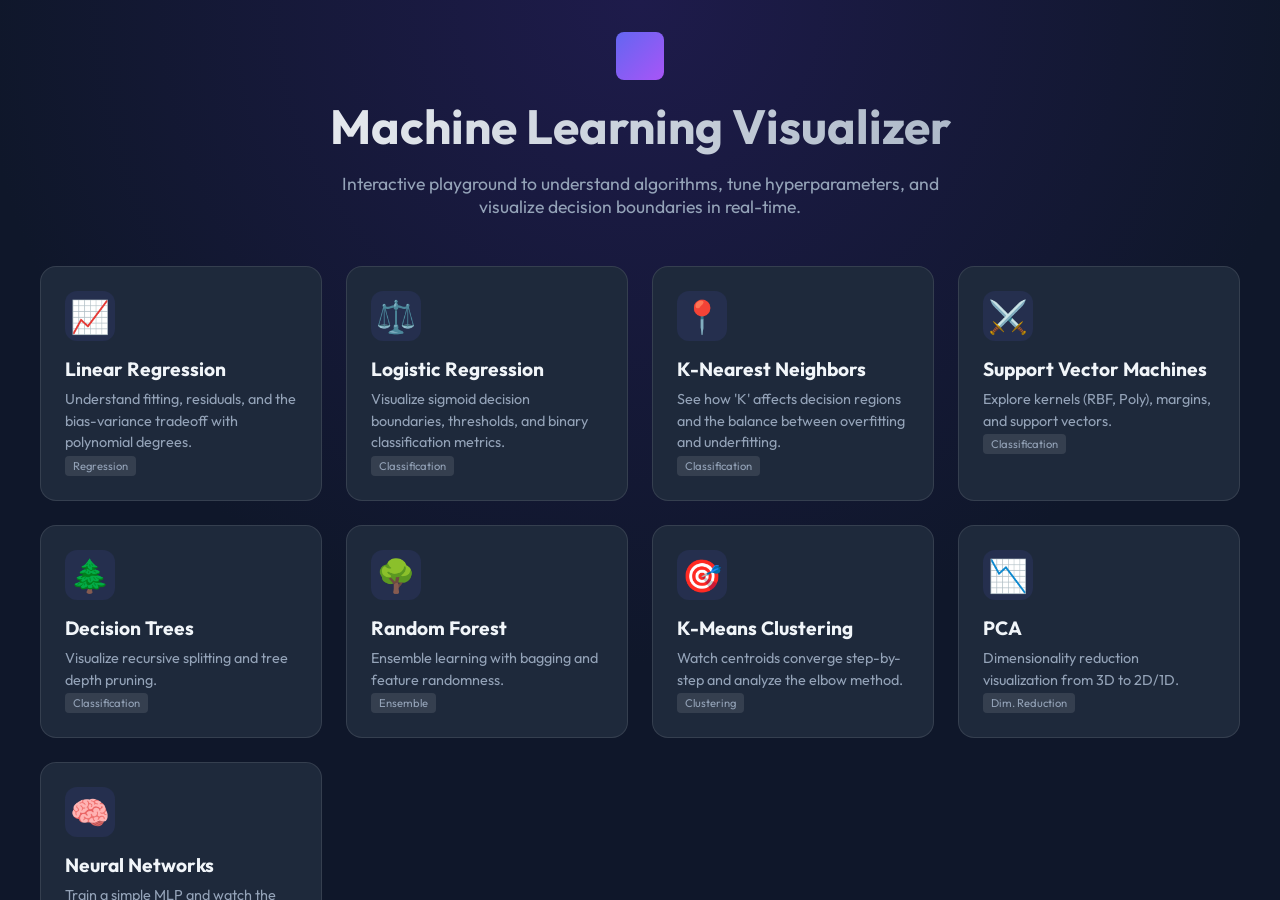
<file: index.html>
<!DOCTYPE html>
<html lang="en">

<head>
    <meta charset="UTF-8">
    <meta name="viewport" content="width=device-width, initial-scale=1.0">
    <title>ML Visualizer - Interactive Learning</title>
    <link rel="preconnect" href="https://fonts.googleapis.com">
    <link rel="preconnect" href="https://fonts.gstatic.com" crossorigin>
    <link href="https://fonts.googleapis.com/css2?family=Outfit:wght@300;400;500;600;700&display=swap" rel="stylesheet">
    <link rel="stylesheet" href="style.css">
</head>

<body>
    <div class="home-container">
        <div class="hero-section">
            <div class="logo" style="justify-content: center; margin-bottom: 1rem;">
                <div class="logo-icon" style="width: 48px; height: 48px;"></div>
            </div>
            <h1>Machine Learning Visualizer</h1>
            <p>Interactive playground to understand algorithms, tune hyperparameters, and visualize decision boundaries
                in real-time.</p>
        </div>

        <div class="algo-grid">
            <!-- Supervised: Regression -->
            <a href="pages/linear.html" class="algo-card">
                <div class="card-icon">📈</div>
                <div class="card-content">
                    <h3>Linear Regression</h3>
                    <p>Understand fitting, residuals, and the bias-variance tradeoff with polynomial degrees.</p>
                    <span class="tag">Regression</span>
                </div>
            </a>

            <!-- Supervised: Classification -->
            <a href="pages/logistic.html" class="algo-card">
                <div class="card-icon">⚖️</div>
                <div class="card-content">
                    <h3>Logistic Regression</h3>
                    <p>Visualize sigmoid decision boundaries, thresholds, and binary classification metrics.</p>
                    <span class="tag">Classification</span>
                </div>
            </a>

            <a href="pages/knn.html" class="algo-card">
                <div class="card-icon">📍</div>
                <div class="card-content">
                    <h3>K-Nearest Neighbors</h3>
                    <p>See how 'K' affects decision regions and the balance between overfitting and underfitting.</p>
                    <span class="tag">Classification</span>
                </div>
            </a>

            <a href="pages/svm.html" class="algo-card">
                <div class="card-icon">⚔️</div>
                <div class="card-content">
                    <h3>Support Vector Machines</h3>
                    <p>Explore kernels (RBF, Poly), margins, and support vectors.</p>
                    <span class="tag">Classification</span>
                </div>
            </a>

            <a href="pages/decision_tree.html" class="algo-card">
                <div class="card-icon">🌲</div>
                <div class="card-content">
                    <h3>Decision Trees</h3>
                    <p>Visualize recursive splitting and tree depth pruning.</p>
                    <span class="tag">Classification</span>
                </div>
            </a>

            <a href="pages/random_forest.html" class="algo-card">
                <div class="card-icon">🌳</div>
                <div class="card-content">
                    <h3>Random Forest</h3>
                    <p>Ensemble learning with bagging and feature randomness.</p>
                    <span class="tag">Ensemble</span>
                </div>
            </a>

            <!-- Unsupervised -->
            <a href="pages/kmeans.html" class="algo-card">
                <div class="card-icon">🎯</div>
                <div class="card-content">
                    <h3>K-Means Clustering</h3>
                    <p>Watch centroids converge step-by-step and analyze the elbow method.</p>
                    <span class="tag">Clustering</span>
                </div>
            </a>

            <a href="pages/pca.html" class="algo-card">
                <div class="card-icon">📉</div>
                <div class="card-content">
                    <h3>PCA</h3>
                    <p>Dimensionality reduction visualization from 3D to 2D/1D.</p>
                    <span class="tag">Dim. Reduction</span>
                </div>
            </a>

            <!-- Deep Learning -->
            <a href="pages/neural_net.html" class="algo-card">
                <div class="card-icon">🧠</div>
                <div class="card-content">
                    <h3>Neural Networks</h3>
                    <p>Train a simple MLP and watch the loss curve and decision boundary evolve.</p>
                    <span class="tag">Deep Learning</span>
                </div>
            </a>
        </div>
    </div>
</body>

</html>
</file>
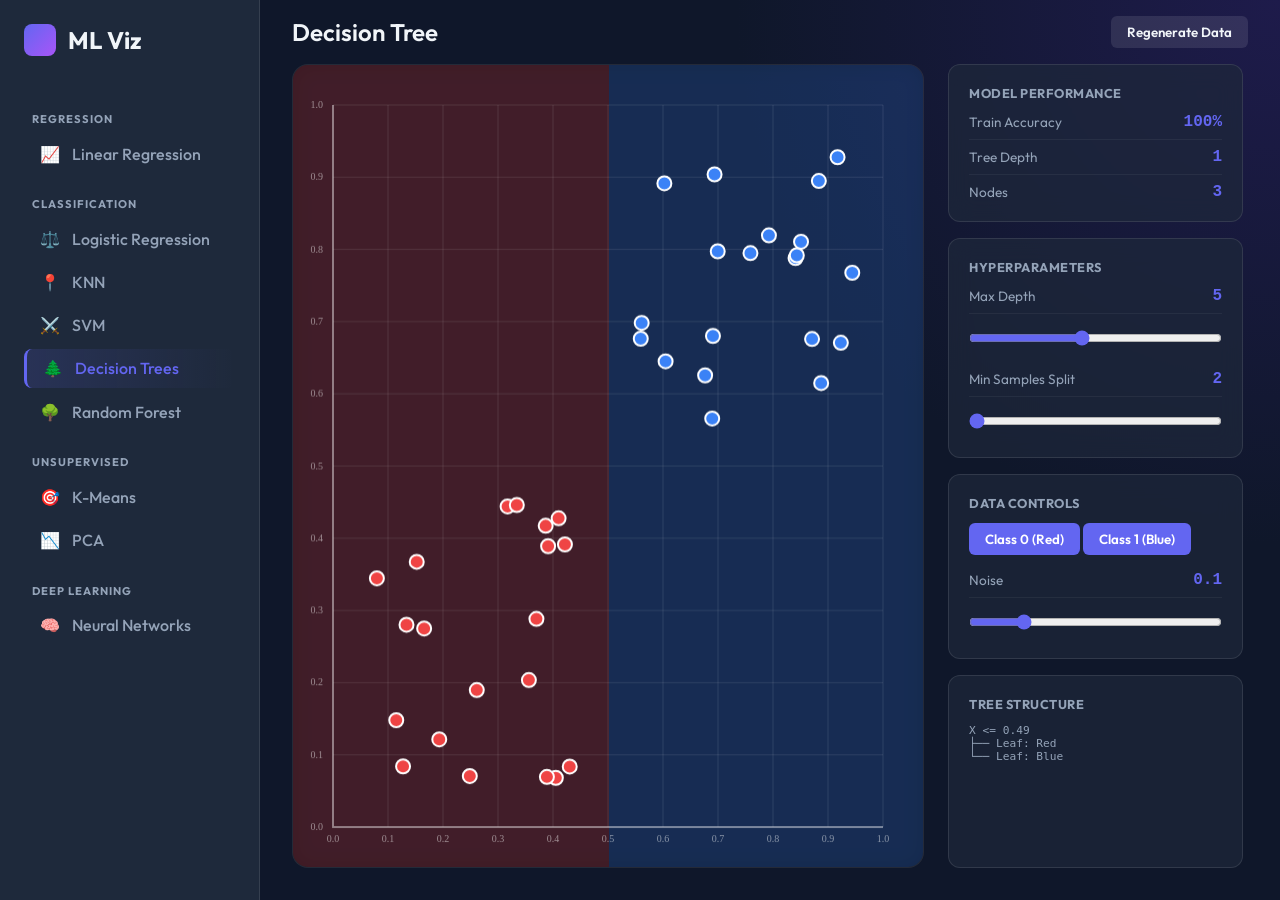
<file: pages/decision_tree.html>
<!DOCTYPE html>
<html lang="en">

<head>
    <meta charset="UTF-8">
    <meta name="viewport" content="width=device-width, initial-scale=1.0">
    <title>Decision Tree - ML Viz</title>
    <link href="https://fonts.googleapis.com/css2?family=Outfit:wght@300;400;500;600;700&display=swap" rel="stylesheet">
    <link rel="stylesheet" href="../style.css">
</head>

<body>
    <div class="app-container">
        <nav class="sidebar">
            <a href="../index.html" class="logo">
                <div class="logo-icon"></div>
                <h1>ML Viz</h1>
            </a>
            <div class="nav-section-label">Regression</div>
            <ul class="nav-links">
                <li><a href="linear.html"><span class="icon">📈</span> Linear Regression</a></li>
            </ul>
            <div class="nav-section-label">Classification</div>
            <ul class="nav-links">
                <li><a href="logistic.html"><span class="icon">⚖️</span> Logistic Regression</a></li>
                <li><a href="knn.html"><span class="icon">📍</span> KNN</a></li>
                <li><a href="svm.html"><span class="icon">⚔️</span> SVM</a></li>
                <li><a href="decision_tree.html" class="active"><span class="icon">🌲</span> Decision Trees</a></li>
                <li><a href="random_forest.html"><span class="icon">🌳</span> Random Forest</a></li>
            </ul>
            <div class="nav-section-label">Unsupervised</div>
            <ul class="nav-links">
                <li><a href="kmeans.html"><span class="icon">🎯</span> K-Means</a></li>
                <li><a href="pca.html"><span class="icon">📉</span> PCA</a></li>
            </ul>
            <div class="nav-section-label">Deep Learning</div>
            <ul class="nav-links">
                <li><a href="neural_net.html"><span class="icon">🧠</span> Neural Networks</a></li>
            </ul>
        </nav>

        <main class="content-area">
            <header class="top-bar">
                <h2>Decision Tree</h2>
                <div class="controls">
                    <button id="regen-data-btn" class="btn secondary">Regenerate Data</button>
                </div>
            </header>

            <div class="visualization-container">
                <div class="canvas-wrapper">
                    <canvas id="main-canvas"></canvas>
                    <div class="overlay-instruction">Click to add points. Toggle class below.</div>
                </div>

                <aside class="stats-panel">
                    <div class="card">
                        <h3>Model Performance</h3>
                        <div class="stat-row">
                            <span class="label">Train Accuracy</span>
                            <span class="value" id="acc-display">0%</span>
                        </div>
                        <div class="stat-row">
                            <span class="label">Tree Depth</span>
                            <span class="value" id="depth-stat">0</span>
                        </div>
                        <div class="stat-row">
                            <span class="label">Nodes</span>
                            <span class="value" id="nodes-stat">0</span>
                        </div>
                    </div>

                    <div class="card control-card">
                        <h3>Hyperparameters</h3>
                        <div class="stat-row">
                            <span class="label">Max Depth</span>
                            <span class="value" id="depth-display">5</span>
                        </div>
                        <input type="range" id="depth-slider" min="1" max="10" value="5">

                        <div class="stat-row" style="margin-top: 1rem;">
                            <span class="label">Min Samples Split</span>
                            <span class="value" id="split-display">2</span>
                        </div>
                        <input type="range" id="split-slider" min="2" max="20" value="2">
                    </div>

                    <div class="card control-card">
                        <h3>Data Controls</h3>
                        <div class="class-selector">
                            <button class="btn class-btn active" data-class="0" style="--btn-color: #ef4444;">Class 0
                                (Red)</button>
                            <button class="btn class-btn" data-class="1" style="--btn-color: #3b82f6;">Class 1
                                (Blue)</button>
                        </div>
                        <div class="stat-row" style="margin-top: 1rem;">
                            <span class="label">Noise</span>
                            <span class="value" id="noise-display">0.1</span>
                        </div>
                        <input type="range" id="noise-slider" min="0" max="0.5" step="0.05" value="0.1">
                    </div>

                    <div class="card" style="flex: 1; overflow: hidden; display: flex; flex-direction: column;">
                        <h3>Tree Structure</h3>
                        <div id="tree-viz"
                            style="flex: 1; overflow: auto; font-size: 0.7rem; font-family: monospace; white-space: pre; color: var(--text-secondary);">
                            (Tree visualization will appear here)
                        </div>
                    </div>
                </aside>
            </div>
        </main>
    </div>
    <script src="../js/utils.js"></script>
    <script src="../js/decision_tree.js"></script>
</body>

</html>
</file>
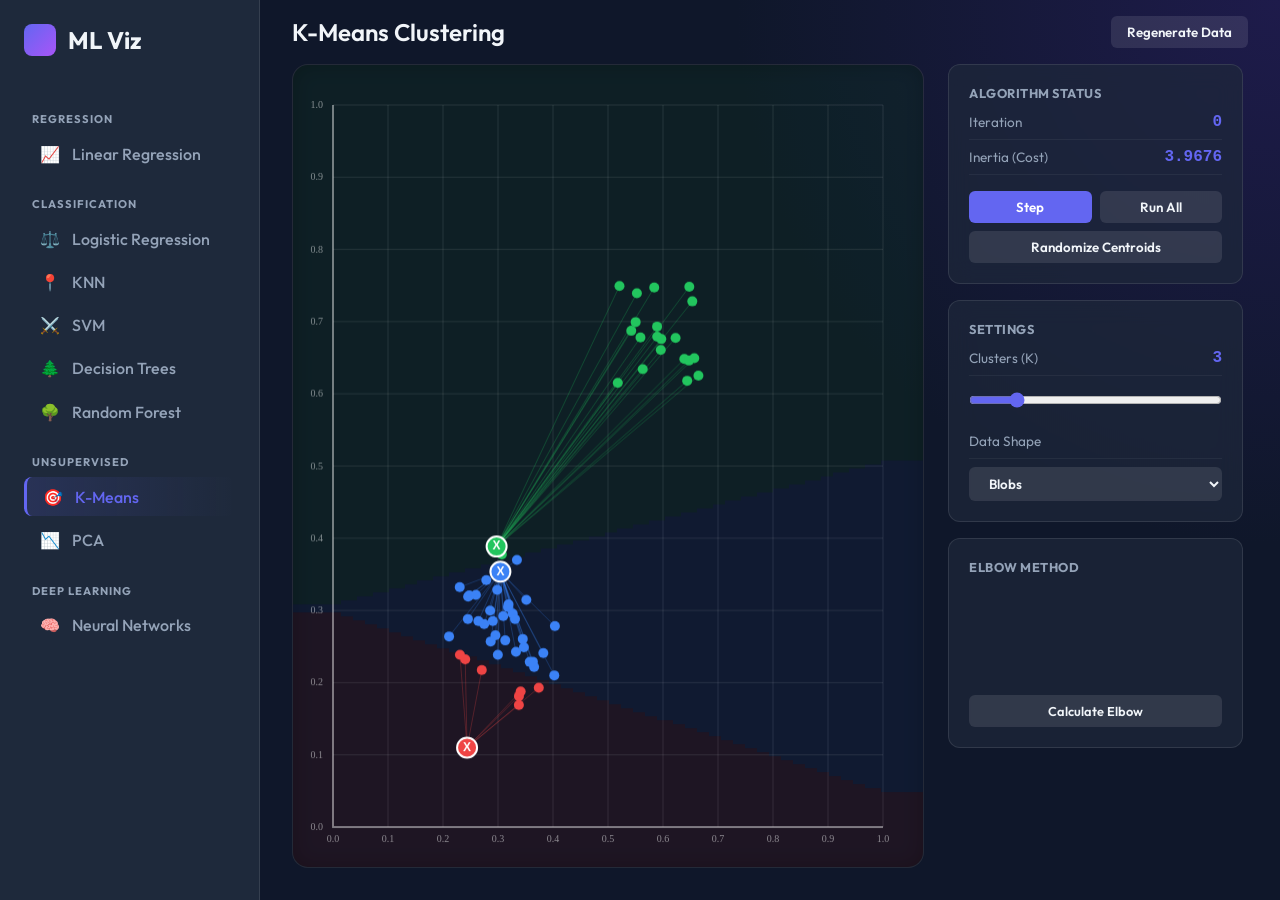
<file: pages/kmeans.html>
<!DOCTYPE html>
<html lang="en">

<head>
    <meta charset="UTF-8">
    <meta name="viewport" content="width=device-width, initial-scale=1.0">
    <title>K-Means - ML Viz</title>
    <link href="https://fonts.googleapis.com/css2?family=Outfit:wght@300;400;500;600;700&display=swap" rel="stylesheet">
    <link rel="stylesheet" href="../style.css">
</head>

<body>
    <div class="app-container">
        <nav class="sidebar">
            <a href="../index.html" class="logo">
                <div class="logo-icon"></div>
                <h1>ML Viz</h1>
            </a>
            <div class="nav-section-label">Regression</div>
            <ul class="nav-links">
                <li><a href="linear.html"><span class="icon">📈</span> Linear Regression</a></li>
            </ul>
            <div class="nav-section-label">Classification</div>
            <ul class="nav-links">
                <li><a href="logistic.html"><span class="icon">⚖️</span> Logistic Regression</a></li>
                <li><a href="knn.html"><span class="icon">📍</span> KNN</a></li>
                <li><a href="svm.html"><span class="icon">⚔️</span> SVM</a></li>
                <li><a href="decision_tree.html"><span class="icon">🌲</span> Decision Trees</a></li>
                <li><a href="random_forest.html"><span class="icon">🌳</span> Random Forest</a></li>
            </ul>
            <div class="nav-section-label">Unsupervised</div>
            <ul class="nav-links">
                <li><a href="kmeans.html" class="active"><span class="icon">🎯</span> K-Means</a></li>
                <li><a href="pca.html"><span class="icon">📉</span> PCA</a></li>
            </ul>
            <div class="nav-section-label">Deep Learning</div>
            <ul class="nav-links">
                <li><a href="neural_net.html"><span class="icon">🧠</span> Neural Networks</a></li>
            </ul>
        </nav>

        <main class="content-area">
            <header class="top-bar">
                <h2>K-Means Clustering</h2>
                <div class="controls">
                    <button id="regen-data-btn" class="btn secondary">Regenerate Data</button>
                </div>
            </header>

            <div class="visualization-container">
                <div class="canvas-wrapper">
                    <canvas id="main-canvas"></canvas>
                    <div class="overlay-instruction">Click to add points.</div>
                </div>

                <aside class="stats-panel">
                    <div class="card">
                        <h3>Algorithm Status</h3>
                        <div class="stat-row">
                            <span class="label">Iteration</span>
                            <span class="value" id="iter-display">0</span>
                        </div>
                        <div class="stat-row">
                            <span class="label">Inertia (Cost)</span>
                            <span class="value" id="inertia-display">0.00</span>
                        </div>
                        <div style="display: flex; gap: 0.5rem; margin-top: 1rem;">
                            <button id="step-btn" class="btn" style="flex: 1;">Step</button>
                            <button id="run-btn" class="btn secondary" style="flex: 1;">Run All</button>
                        </div>
                        <button id="reset-centroids-btn" class="btn secondary"
                            style="width: 100%; margin-top: 0.5rem;">Randomize Centroids</button>
                    </div>

                    <div class="card control-card">
                        <h3>Settings</h3>
                        <div class="stat-row">
                            <span class="label">Clusters (K)</span>
                            <span class="value" id="k-display">3</span>
                        </div>
                        <input type="range" id="k-slider" min="2" max="8" value="3">

                        <div class="stat-row" style="margin-top: 1rem;">
                            <span class="label">Data Shape</span>
                        </div>
                        <select id="shape-select" class="btn secondary" style="width: 100%; text-align: left;">
                            <option value="blobs">Blobs</option>
                            <option value="circles">Concentric Circles</option>
                            <option value="moons">Moons</option>
                            <option value="random">Random</option>
                        </select>
                    </div>

                    <div class="card">
                        <h3>Elbow Method</h3>
                        <div style="height: 100px; display: flex; align-items: flex-end; gap: 4px; padding-top: 10px;">
                            <!-- Simple bar chart for elbow method -->
                            <div id="elbow-chart"
                                style="display: flex; width: 100%; height: 100%; align-items: flex-end; gap: 2px;">
                            </div>
                        </div>
                        <button id="calc-elbow-btn" class="btn secondary"
                            style="width: 100%; margin-top: 0.5rem; font-size: 0.8rem;">Calculate Elbow</button>
                    </div>
                </aside>
            </div>
        </main>
    </div>
    <script src="../js/utils.js"></script>
    <script src="../js/kmeans.js"></script>
</body>

</html>
</file>
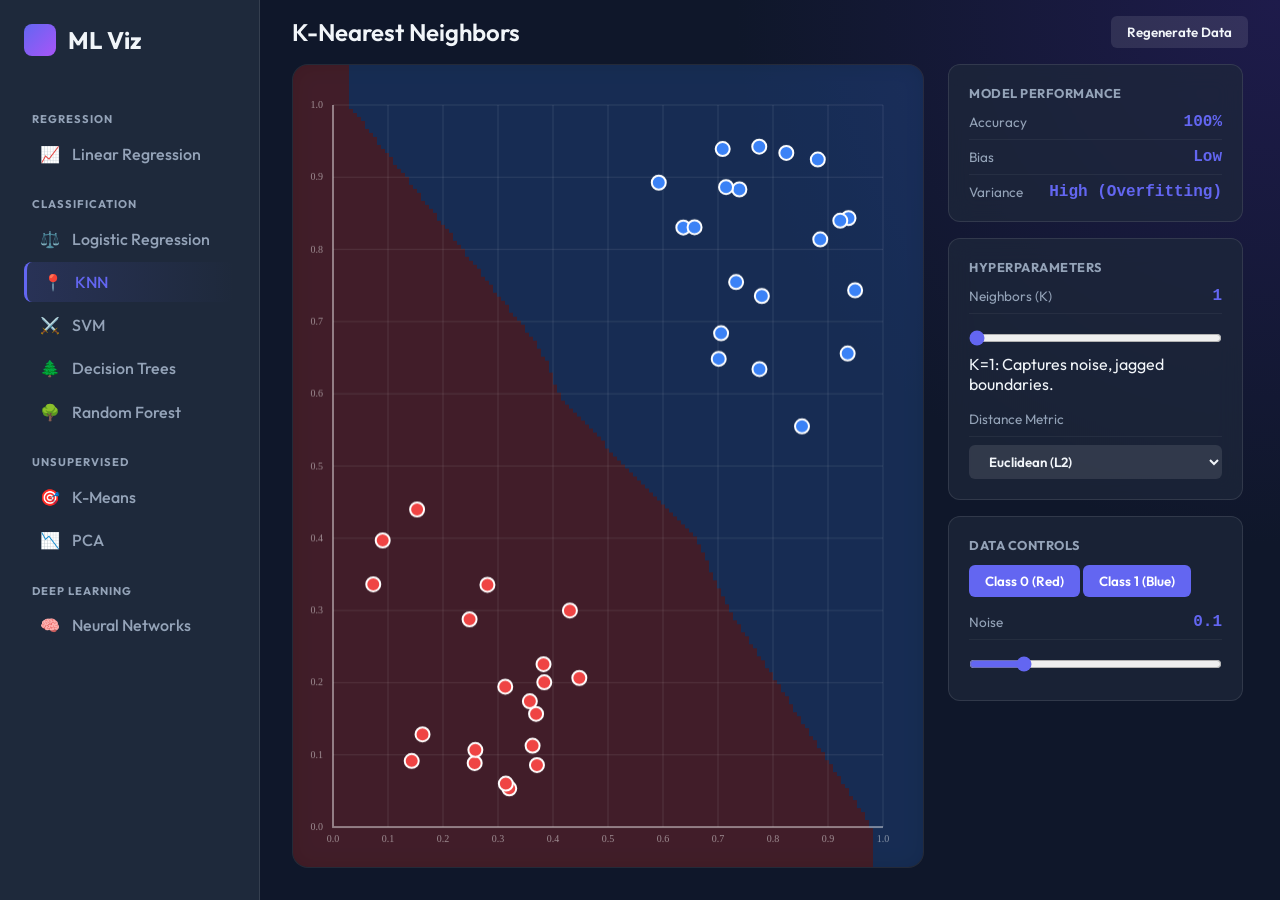
<file: pages/knn.html>
<!DOCTYPE html>
<html lang="en">

<head>
    <meta charset="UTF-8">
    <meta name="viewport" content="width=device-width, initial-scale=1.0">
    <title>KNN - ML Viz</title>
    <link href="https://fonts.googleapis.com/css2?family=Outfit:wght@300;400;500;600;700&display=swap" rel="stylesheet">
    <link rel="stylesheet" href="../style.css">
</head>

<body>
    <div class="app-container">
        <nav class="sidebar">
            <a href="../index.html" class="logo">
                <div class="logo-icon"></div>
                <h1>ML Viz</h1>
            </a>
            <div class="nav-section-label">Regression</div>
            <ul class="nav-links">
                <li><a href="linear.html"><span class="icon">📈</span> Linear Regression</a></li>
            </ul>
            <div class="nav-section-label">Classification</div>
            <ul class="nav-links">
                <li><a href="logistic.html"><span class="icon">⚖️</span> Logistic Regression</a></li>
                <li><a href="knn.html" class="active"><span class="icon">📍</span> KNN</a></li>
                <li><a href="svm.html"><span class="icon">⚔️</span> SVM</a></li>
                <li><a href="decision_tree.html"><span class="icon">🌲</span> Decision Trees</a></li>
                <li><a href="random_forest.html"><span class="icon">🌳</span> Random Forest</a></li>
            </ul>
            <div class="nav-section-label">Unsupervised</div>
            <ul class="nav-links">
                <li><a href="kmeans.html"><span class="icon">🎯</span> K-Means</a></li>
                <li><a href="pca.html"><span class="icon">📉</span> PCA</a></li>
            </ul>
            <div class="nav-section-label">Deep Learning</div>
            <ul class="nav-links">
                <li><a href="neural_net.html"><span class="icon">🧠</span> Neural Networks</a></li>
            </ul>
        </nav>

        <main class="content-area">
            <header class="top-bar">
                <h2>K-Nearest Neighbors</h2>
                <div class="controls">
                    <button id="regen-data-btn" class="btn secondary">Regenerate Data</button>
                </div>
            </header>

            <div class="visualization-container">
                <div class="canvas-wrapper">
                    <canvas id="main-canvas"></canvas>
                    <div class="overlay-instruction">Click to add points. Toggle class below.</div>
                </div>

                <aside class="stats-panel">
                    <div class="card">
                        <h3>Model Performance</h3>
                        <div class="stat-row">
                            <span class="label">Accuracy</span>
                            <span class="value" id="acc-display">0%</span>
                        </div>
                        <div class="stat-row">
                            <span class="label">Bias</span>
                            <span class="value small" id="bias-display">Low</span>
                        </div>
                        <div class="stat-row">
                            <span class="label">Variance</span>
                            <span class="value small" id="var-display">High</span>
                        </div>
                    </div>

                    <div class="card control-card">
                        <h3>Hyperparameters</h3>
                        <div class="stat-row">
                            <span class="label">Neighbors (K)</span>
                            <span class="value" id="k-display">1</span>
                        </div>
                        <input type="range" id="k-slider" min="1" max="15" value="1">
                        <p class="hint" id="k-hint">K=1: High Variance (Overfitting)</p>

                        <div class="stat-row" style="margin-top: 1rem;">
                            <span class="label">Distance Metric</span>
                        </div>
                        <select id="metric-select" class="btn secondary" style="width: 100%; text-align: left;">
                            <option value="euclidean">Euclidean (L2)</option>
                            <option value="manhattan">Manhattan (L1)</option>
                        </select>
                    </div>

                    <div class="card control-card">
                        <h3>Data Controls</h3>
                        <div class="class-selector">
                            <button class="btn class-btn active" data-class="0" style="--btn-color: #ef4444;">Class 0
                                (Red)</button>
                            <button class="btn class-btn" data-class="1" style="--btn-color: #3b82f6;">Class 1
                                (Blue)</button>
                        </div>
                        <div class="stat-row" style="margin-top: 1rem;">
                            <span class="label">Noise</span>
                            <span class="value" id="noise-display">0.1</span>
                        </div>
                        <input type="range" id="noise-slider" min="0" max="0.5" step="0.05" value="0.1">
                    </div>
                </aside>
            </div>
        </main>
    </div>
    <script src="../js/utils.js"></script>
    <script src="../js/knn.js"></script>
</body>

</html>
</file>
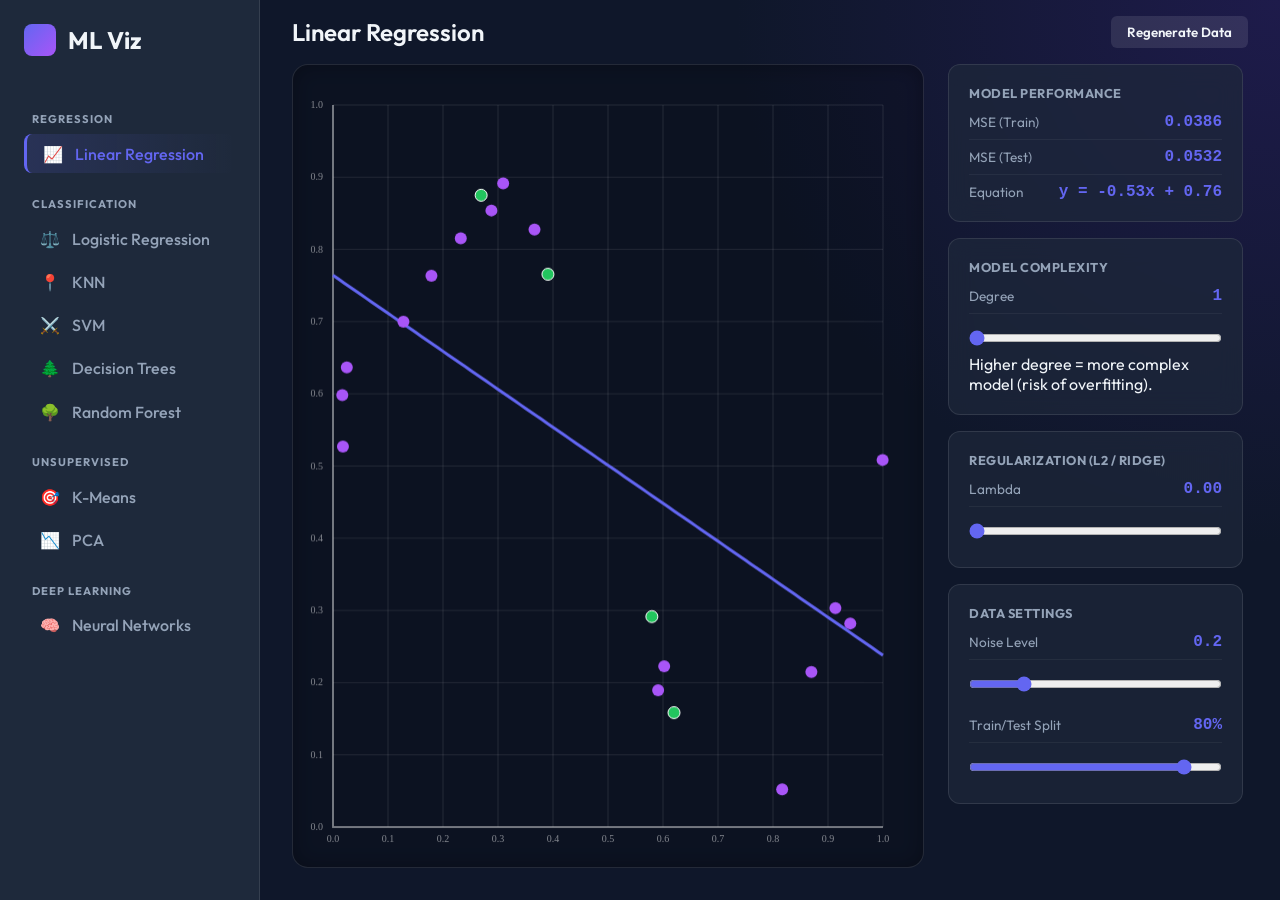
<file: pages/linear.html>
<!DOCTYPE html>
<html lang="en">

<head>
    <meta charset="UTF-8">
    <meta name="viewport" content="width=device-width, initial-scale=1.0">
    <title>Linear Regression - ML Viz</title>
    <link href="https://fonts.googleapis.com/css2?family=Outfit:wght@300;400;500;600;700&display=swap" rel="stylesheet">
    <link rel="stylesheet" href="../style.css">
</head>

<body>
    <div class="app-container">
        <nav class="sidebar">
            <a href="../index.html" class="logo">
                <div class="logo-icon"></div>
                <h1>ML Viz</h1>
            </a>
            <div class="nav-section-label">Regression</div>
            <ul class="nav-links">
                <li><a href="linear.html" class="active"><span class="icon">📈</span> Linear Regression</a></li>
            </ul>
            <div class="nav-section-label">Classification</div>
            <ul class="nav-links">
                <li><a href="logistic.html"><span class="icon">⚖️</span> Logistic Regression</a></li>
                <li><a href="knn.html"><span class="icon">📍</span> KNN</a></li>
                <li><a href="svm.html"><span class="icon">⚔️</span> SVM</a></li>
                <li><a href="decision_tree.html"><span class="icon">🌲</span> Decision Trees</a></li>
                <li><a href="random_forest.html"><span class="icon">🌳</span> Random Forest</a></li>
            </ul>
            <div class="nav-section-label">Unsupervised</div>
            <ul class="nav-links">
                <li><a href="kmeans.html"><span class="icon">🎯</span> K-Means</a></li>
                <li><a href="pca.html"><span class="icon">📉</span> PCA</a></li>
            </ul>
            <div class="nav-section-label">Deep Learning</div>
            <ul class="nav-links">
                <li><a href="neural_net.html"><span class="icon">🧠</span> Neural Networks</a></li>
            </ul>
        </nav>

        <main class="content-area">
            <header class="top-bar">
                <h2>Linear Regression</h2>
                <div class="controls">
                    <button id="regen-data-btn" class="btn secondary">Regenerate Data</button>
                </div>
            </header>

            <div class="visualization-container">
                <div class="canvas-wrapper">
                    <canvas id="main-canvas"></canvas>
                    <div class="overlay-instruction">Click to add points. Drag to move.</div>
                </div>

                <aside class="stats-panel">
                    <div class="card">
                        <h3>Model Performance</h3>
                        <div class="stat-row">
                            <span class="label">MSE (Train)</span>
                            <span class="value" id="mse-train">0.00</span>
                        </div>
                        <div class="stat-row">
                            <span class="label">MSE (Test)</span>
                            <span class="value" id="mse-test">0.00</span>
                        </div>
                        <div class="stat-row">
                            <span class="label">Equation</span>
                            <span class="value small" id="equation-value">y = 0x + 0</span>
                        </div>
                    </div>

                    <div class="card control-card">
                        <h3>Model Complexity</h3>
                        <div class="stat-row">
                            <span class="label">Degree</span>
                            <span class="value" id="degree-display">1</span>
                        </div>
                        <input type="range" id="degree-slider" min="1" max="12" value="1">
                        <p class="hint">Higher degree = more complex model (risk of overfitting).</p>
                    </div>

                    <div class="card control-card">
                        <h3>Regularization (L2 / Ridge)</h3>
                        <div class="stat-row">
                            <span class="label">Lambda</span>
                            <span class="value" id="lambda-display">0.00</span>
                        </div>
                        <input type="range" id="lambda-slider" min="0" max="1" step="0.01" value="0">
                    </div>

                    <div class="card control-card">
                        <h3>Data Settings</h3>
                        <div class="stat-row">
                            <span class="label">Noise Level</span>
                            <span class="value" id="noise-display">0.2</span>
                        </div>
                        <input type="range" id="noise-slider" min="0" max="1" step="0.05" value="0.2">

                        <div class="stat-row" style="margin-top: 1rem;">
                            <span class="label">Train/Test Split</span>
                            <span class="value" id="split-display">80%</span>
                        </div>
                        <input type="range" id="split-slider" min="10" max="90" step="10" value="80">
                    </div>
                </aside>
            </div>
        </main>
    </div>
    <script src="../js/utils.js"></script>
    <script src="../js/linear.js"></script>
</body>

</html>
</file>
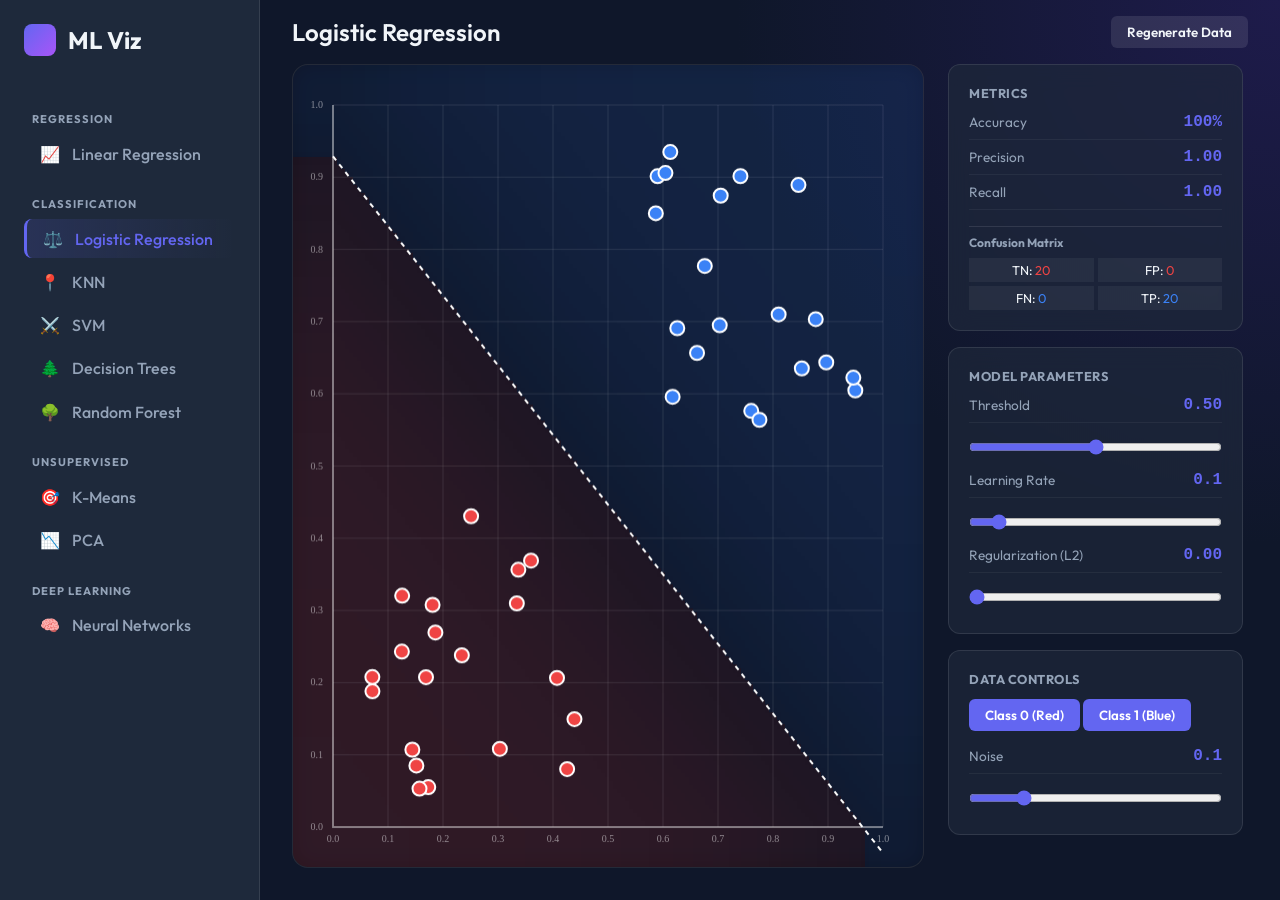
<file: pages/logistic.html>
<!DOCTYPE html>
<html lang="en">

<head>
    <meta charset="UTF-8">
    <meta name="viewport" content="width=device-width, initial-scale=1.0">
    <title>Logistic Regression - ML Viz</title>
    <link href="https://fonts.googleapis.com/css2?family=Outfit:wght@300;400;500;600;700&display=swap" rel="stylesheet">
    <link rel="stylesheet" href="../style.css">
</head>

<body>
    <div class="app-container">
        <nav class="sidebar">
            <a href="../index.html" class="logo">
                <div class="logo-icon"></div>
                <h1>ML Viz</h1>
            </a>
            <div class="nav-section-label">Regression</div>
            <ul class="nav-links">
                <li><a href="linear.html"><span class="icon">📈</span> Linear Regression</a></li>
            </ul>
            <div class="nav-section-label">Classification</div>
            <ul class="nav-links">
                <li><a href="logistic.html" class="active"><span class="icon">⚖️</span> Logistic Regression</a></li>
                <li><a href="knn.html"><span class="icon">📍</span> KNN</a></li>
                <li><a href="svm.html"><span class="icon">⚔️</span> SVM</a></li>
                <li><a href="decision_tree.html"><span class="icon">🌲</span> Decision Trees</a></li>
                <li><a href="random_forest.html"><span class="icon">🌳</span> Random Forest</a></li>
            </ul>
            <div class="nav-section-label">Unsupervised</div>
            <ul class="nav-links">
                <li><a href="kmeans.html"><span class="icon">🎯</span> K-Means</a></li>
                <li><a href="pca.html"><span class="icon">📉</span> PCA</a></li>
            </ul>
            <div class="nav-section-label">Deep Learning</div>
            <ul class="nav-links">
                <li><a href="neural_net.html"><span class="icon">🧠</span> Neural Networks</a></li>
            </ul>
        </nav>

        <main class="content-area">
            <header class="top-bar">
                <h2>Logistic Regression</h2>
                <div class="controls">
                    <button id="regen-data-btn" class="btn secondary">Regenerate Data</button>
                </div>
            </header>

            <div class="visualization-container">
                <div class="canvas-wrapper">
                    <canvas id="main-canvas"></canvas>
                    <div class="overlay-instruction">Click to add points. Toggle class below.</div>
                </div>

                <aside class="stats-panel">
                    <div class="card">
                        <h3>Metrics</h3>
                        <div class="stat-row">
                            <span class="label">Accuracy</span>
                            <span class="value" id="acc-display">0%</span>
                        </div>
                        <div class="stat-row">
                            <span class="label">Precision</span>
                            <span class="value" id="prec-display">0.00</span>
                        </div>
                        <div class="stat-row">
                            <span class="label">Recall</span>
                            <span class="value" id="rec-display">0.00</span>
                        </div>

                        <div
                            style="margin-top: 1rem; border-top: 1px solid rgba(255,255,255,0.1); padding-top: 0.5rem;">
                            <h4 style="font-size: 0.75rem; color: var(--text-secondary); margin-bottom: 0.5rem;">
                                Confusion Matrix</h4>
                            <div
                                style="display: grid; grid-template-columns: 1fr 1fr; gap: 4px; text-align: center; font-size: 0.8rem;">
                                <div style="background: rgba(255,255,255,0.05); padding: 4px;">TN: <span id="cm-tn"
                                        style="color: #ef4444;">0</span></div>
                                <div style="background: rgba(255,255,255,0.05); padding: 4px;">FP: <span id="cm-fp"
                                        style="color: #ef4444;">0</span></div>
                                <div style="background: rgba(255,255,255,0.05); padding: 4px;">FN: <span id="cm-fn"
                                        style="color: #3b82f6;">0</span></div>
                                <div style="background: rgba(255,255,255,0.05); padding: 4px;">TP: <span id="cm-tp"
                                        style="color: #3b82f6;">0</span></div>
                            </div>
                        </div>
                    </div>

                    <div class="card control-card">
                        <h3>Model Parameters</h3>
                        <div class="stat-row">
                            <span class="label">Threshold</span>
                            <span class="value" id="thresh-display">0.50</span>
                        </div>
                        <input type="range" id="thresh-slider" min="0" max="1" step="0.01" value="0.5">

                        <div class="stat-row" style="margin-top: 0.5rem;">
                            <span class="label">Learning Rate</span>
                            <span class="value" id="lr-display">0.1</span>
                        </div>
                        <input type="range" id="lr-slider" min="0.01" max="1" step="0.01" value="0.1">

                        <div class="stat-row" style="margin-top: 0.5rem;">
                            <span class="label">Regularization (L2)</span>
                            <span class="value" id="reg-display">0.00</span>
                        </div>
                        <input type="range" id="reg-slider" min="0" max="0.1" step="0.001" value="0">
                    </div>

                    <div class="card control-card">
                        <h3>Data Controls</h3>
                        <div class="class-selector">
                            <button class="btn class-btn active" data-class="0" style="--btn-color: #ef4444;">Class 0
                                (Red)</button>
                            <button class="btn class-btn" data-class="1" style="--btn-color: #3b82f6;">Class 1
                                (Blue)</button>
                        </div>
                        <div class="stat-row" style="margin-top: 1rem;">
                            <span class="label">Noise</span>
                            <span class="value" id="noise-display">0.1</span>
                        </div>
                        <input type="range" id="noise-slider" min="0" max="0.5" step="0.05" value="0.1">
                    </div>
                </aside>
            </div>
        </main>
    </div>
    <script src="../js/utils.js"></script>
    <script src="../js/logistic.js"></script>
</body>

</html>
</file>
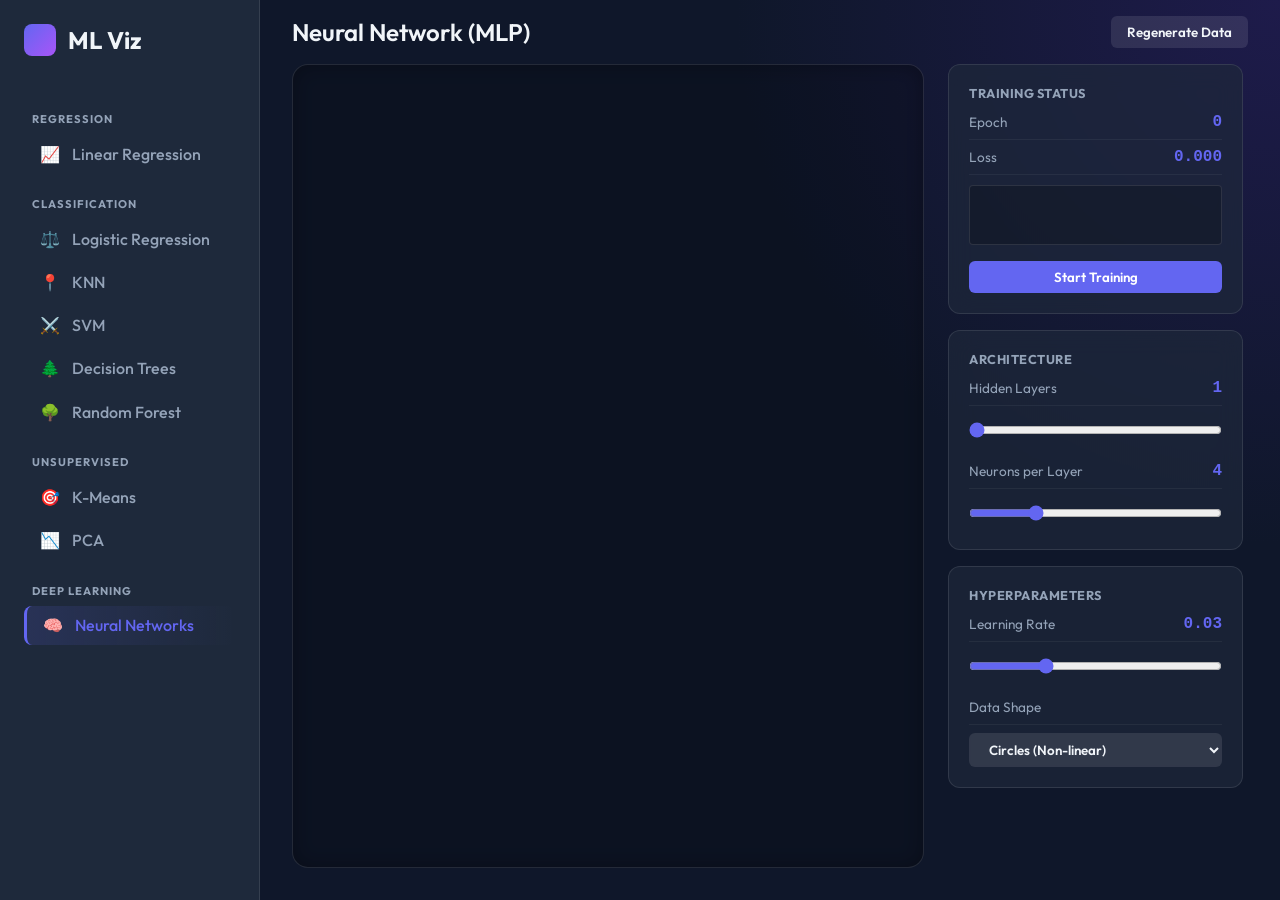
<file: pages/neural_net.html>
<!DOCTYPE html>
<html lang="en">

<head>
    <meta charset="UTF-8">
    <meta name="viewport" content="width=device-width, initial-scale=1.0">
    <title>Neural Network - ML Viz</title>
    <link href="https://fonts.googleapis.com/css2?family=Outfit:wght@300;400;500;600;700&display=swap" rel="stylesheet">
    <link rel="stylesheet" href="../style.css">
</head>

<body>
    <div class="app-container">
        <nav class="sidebar">
            <a href="../index.html" class="logo">
                <div class="logo-icon"></div>
                <h1>ML Viz</h1>
            </a>
            <div class="nav-section-label">Regression</div>
            <ul class="nav-links">
                <li><a href="linear.html"><span class="icon">📈</span> Linear Regression</a></li>
            </ul>
            <div class="nav-section-label">Classification</div>
            <ul class="nav-links">
                <li><a href="logistic.html"><span class="icon">⚖️</span> Logistic Regression</a></li>
                <li><a href="knn.html"><span class="icon">📍</span> KNN</a></li>
                <li><a href="svm.html"><span class="icon">⚔️</span> SVM</a></li>
                <li><a href="decision_tree.html"><span class="icon">🌲</span> Decision Trees</a></li>
                <li><a href="random_forest.html"><span class="icon">🌳</span> Random Forest</a></li>
            </ul>
            <div class="nav-section-label">Unsupervised</div>
            <ul class="nav-links">
                <li><a href="kmeans.html"><span class="icon">🎯</span> K-Means</a></li>
                <li><a href="pca.html"><span class="icon">📉</span> PCA</a></li>
            </ul>
            <div class="nav-section-label">Deep Learning</div>
            <ul class="nav-links">
                <li><a href="neural_net.html" class="active"><span class="icon">🧠</span> Neural Networks</a></li>
            </ul>
        </nav>

        <main class="content-area">
            <header class="top-bar">
                <h2>Neural Network (MLP)</h2>
                <div class="controls">
                    <button id="regen-data-btn" class="btn secondary">Regenerate Data</button>
                </div>
            </header>

            <div class="visualization-container">
                <div class="canvas-wrapper">
                    <canvas id="main-canvas"></canvas>
                    <div class="overlay-instruction">Click to add points. Training runs automatically.</div>
                </div>

                <aside class="stats-panel">
                    <div class="card">
                        <h3>Training Status</h3>
                        <div class="stat-row">
                            <span class="label">Epoch</span>
                            <span class="value" id="epoch-display">0</span>
                        </div>
                        <div class="stat-row">
                            <span class="label">Loss</span>
                            <span class="value" id="loss-display">0.000</span>
                        </div>
                        <div
                            style="height: 60px; background: rgba(0,0,0,0.2); border: 1px solid rgba(255,255,255,0.1); margin-top: 10px; border-radius: 4px; position: relative;">
                            <canvas id="loss-chart" style="width: 100%; height: 100%;"></canvas>
                        </div>
                        <button id="train-btn" class="btn" style="width: 100%; margin-top: 1rem;">Start
                            Training</button>
                    </div>

                    <div class="card control-card">
                        <h3>Architecture</h3>
                        <div class="stat-row">
                            <span class="label">Hidden Layers</span>
                            <span class="value" id="layers-display">1</span>
                        </div>
                        <input type="range" id="layers-slider" min="1" max="3" value="1">

                        <div class="stat-row" style="margin-top: 1rem;">
                            <span class="label">Neurons per Layer</span>
                            <span class="value" id="neurons-display">4</span>
                        </div>
                        <input type="range" id="neurons-slider" min="2" max="10" value="4">
                    </div>

                    <div class="card control-card">
                        <h3>Hyperparameters</h3>
                        <div class="stat-row">
                            <span class="label">Learning Rate</span>
                            <span class="value" id="lr-display">0.03</span>
                        </div>
                        <input type="range" id="lr-slider" min="0.001" max="0.1" step="0.001" value="0.03">

                        <div class="stat-row" style="margin-top: 1rem;">
                            <span class="label">Data Shape</span>
                        </div>
                        <select id="shape-select" class="btn secondary" style="width: 100%; text-align: left;">
                            <option value="circles">Circles (Non-linear)</option>
                            <option value="xor">XOR</option>
                            <option value="moons">Moons</option>
                            <option value="spiral">Spiral</option>
                        </select>
                    </div>
                </aside>
            </div>
        </main>
    </div>
    <script src="../js/utils.js"></script>
    <script src="../js/neural_net.js"></script>
</body>

</html>
</file>
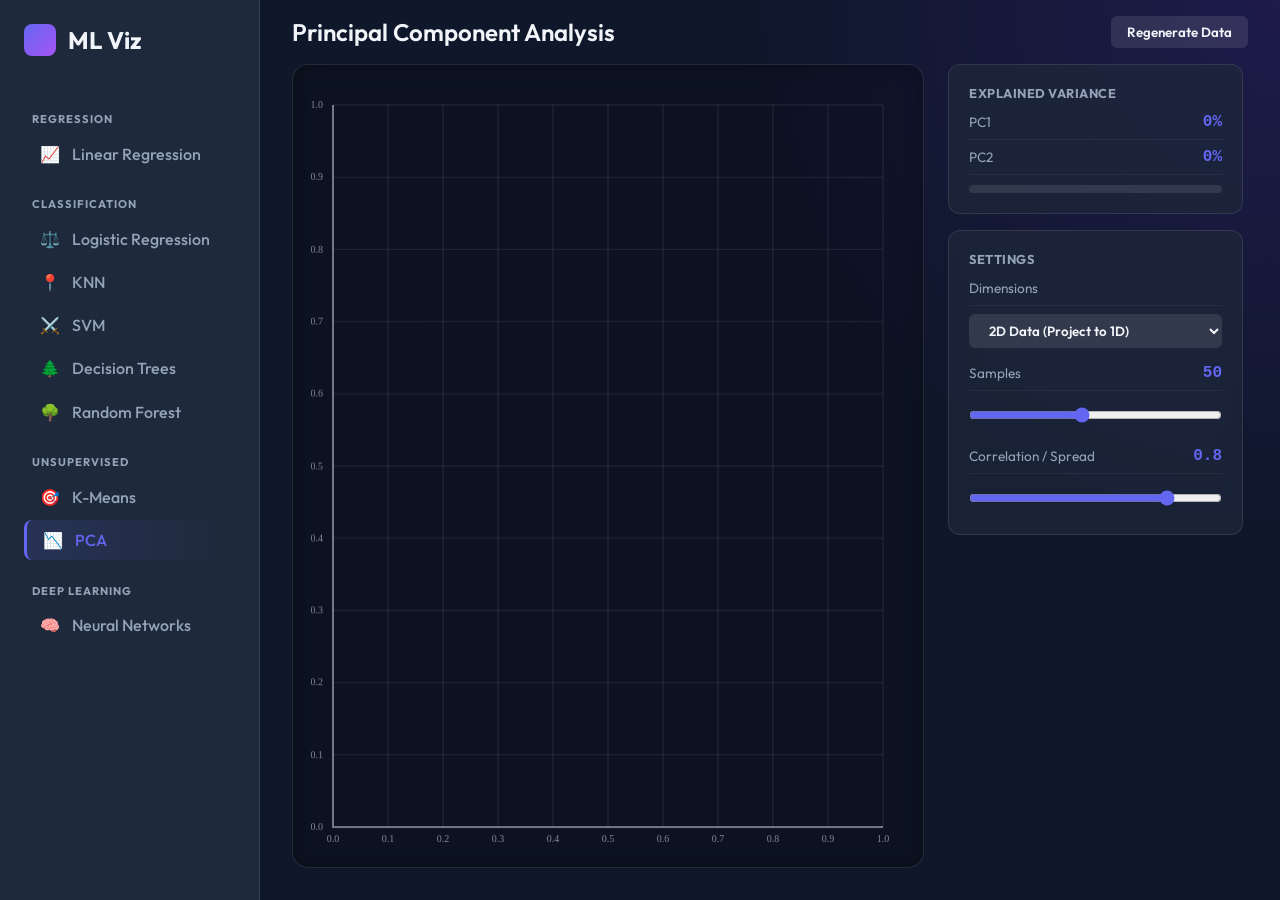
<file: pages/pca.html>
<!DOCTYPE html>
<html lang="en">

<head>
    <meta charset="UTF-8">
    <meta name="viewport" content="width=device-width, initial-scale=1.0">
    <title>PCA - ML Viz</title>
    <link href="https://fonts.googleapis.com/css2?family=Outfit:wght@300;400;500;600;700&display=swap" rel="stylesheet">
    <link rel="stylesheet" href="../style.css">
</head>

<body>
    <div class="app-container">
        <nav class="sidebar">
            <a href="../index.html" class="logo">
                <div class="logo-icon"></div>
                <h1>ML Viz</h1>
            </a>
            <div class="nav-section-label">Regression</div>
            <ul class="nav-links">
                <li><a href="linear.html"><span class="icon">📈</span> Linear Regression</a></li>
            </ul>
            <div class="nav-section-label">Classification</div>
            <ul class="nav-links">
                <li><a href="logistic.html"><span class="icon">⚖️</span> Logistic Regression</a></li>
                <li><a href="knn.html"><span class="icon">📍</span> KNN</a></li>
                <li><a href="svm.html"><span class="icon">⚔️</span> SVM</a></li>
                <li><a href="decision_tree.html"><span class="icon">🌲</span> Decision Trees</a></li>
                <li><a href="random_forest.html"><span class="icon">🌳</span> Random Forest</a></li>
            </ul>
            <div class="nav-section-label">Unsupervised</div>
            <ul class="nav-links">
                <li><a href="kmeans.html"><span class="icon">🎯</span> K-Means</a></li>
                <li><a href="pca.html" class="active"><span class="icon">📉</span> PCA</a></li>
            </ul>
            <div class="nav-section-label">Deep Learning</div>
            <ul class="nav-links">
                <li><a href="neural_net.html"><span class="icon">🧠</span> Neural Networks</a></li>
            </ul>
        </nav>

        <main class="content-area">
            <header class="top-bar">
                <h2>Principal Component Analysis</h2>
                <div class="controls">
                    <button id="regen-data-btn" class="btn secondary">Regenerate Data</button>
                </div>
            </header>

            <div class="visualization-container">
                <div class="canvas-wrapper">
                    <canvas id="main-canvas"></canvas>
                    <div class="overlay-instruction">Drag to rotate (3D mode).</div>
                </div>

                <aside class="stats-panel">
                    <div class="card">
                        <h3>Explained Variance</h3>
                        <div class="stat-row">
                            <span class="label">PC1</span>
                            <span class="value" id="var-pc1">0%</span>
                        </div>
                        <div class="stat-row">
                            <span class="label">PC2</span>
                            <span class="value" id="var-pc2">0%</span>
                        </div>
                        <div
                            style="height: 8px; background: rgba(255,255,255,0.1); border-radius: 4px; margin-top: 10px; overflow: hidden; display: flex;">
                            <div id="bar-pc1" style="background: var(--accent-color); width: 0%;"></div>
                            <div id="bar-pc2" style="background: #22c55e; width: 0%;"></div>
                        </div>
                    </div>

                    <div class="card control-card">
                        <h3>Settings</h3>
                        <div class="stat-row">
                            <span class="label">Dimensions</span>
                        </div>
                        <select id="dim-select" class="btn secondary" style="width: 100%; text-align: left;">
                            <option value="2d">2D Data (Project to 1D)</option>
                            <option value="3d">3D Data (Project to 2D)</option>
                        </select>

                        <div class="stat-row" style="margin-top: 1rem;">
                            <span class="label">Samples</span>
                            <span class="value" id="n-display">50</span>
                        </div>
                        <input type="range" id="n-slider" min="10" max="100" value="50">

                        <div class="stat-row" style="margin-top: 1rem;">
                            <span class="label">Correlation / Spread</span>
                            <span class="value" id="spread-display">0.8</span>
                        </div>
                        <input type="range" id="spread-slider" min="0" max="1" step="0.1" value="0.8">
                    </div>
                </aside>
            </div>
        </main>
    </div>
    <script src="../js/utils.js"></script>
    <script src="../js/pca.js"></script>
</body>

</html>
</file>
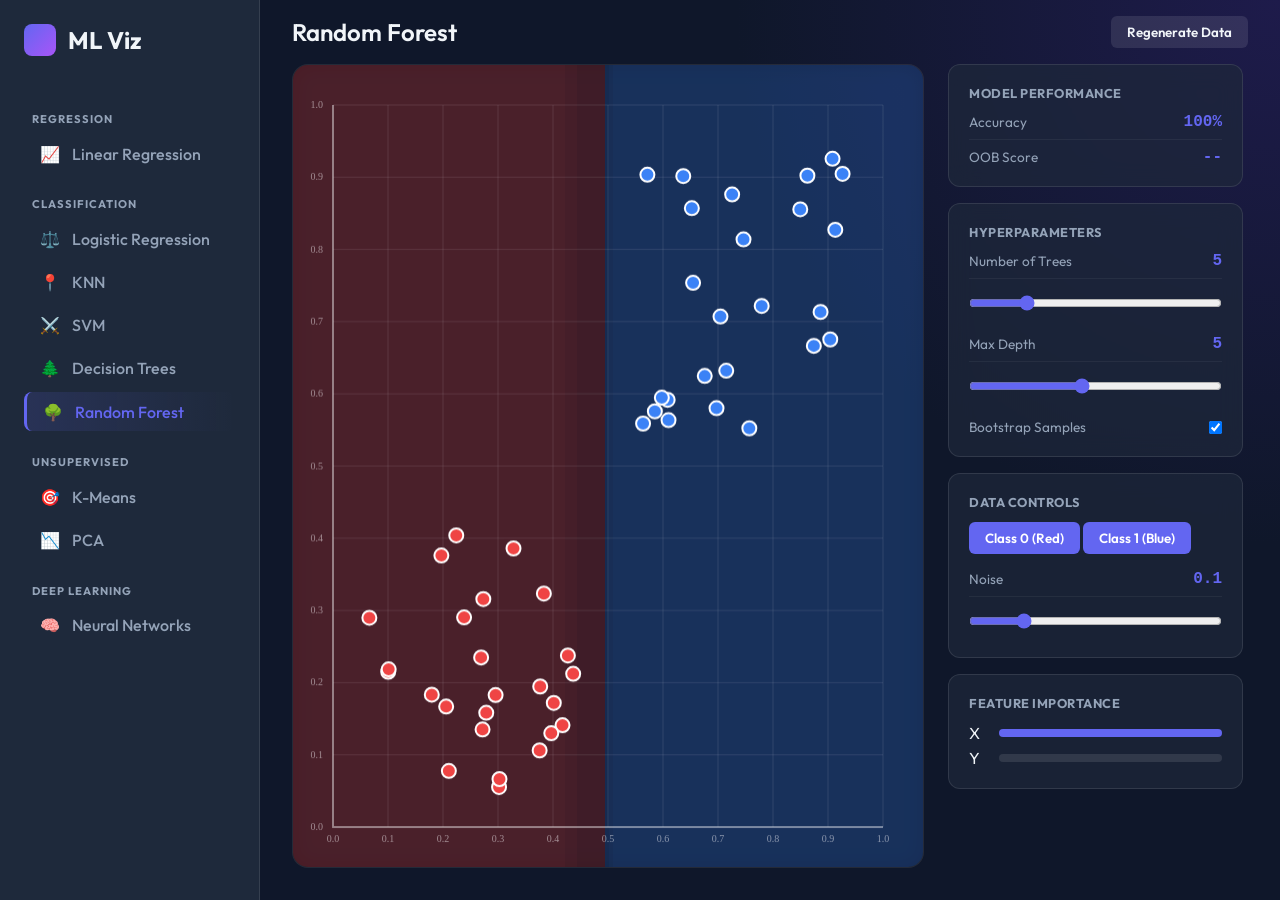
<file: pages/random_forest.html>
<!DOCTYPE html>
<html lang="en">

<head>
    <meta charset="UTF-8">
    <meta name="viewport" content="width=device-width, initial-scale=1.0">
    <title>Random Forest - ML Viz</title>
    <link href="https://fonts.googleapis.com/css2?family=Outfit:wght@300;400;500;600;700&display=swap" rel="stylesheet">
    <link rel="stylesheet" href="../style.css">
</head>

<body>
    <div class="app-container">
        <nav class="sidebar">
            <a href="../index.html" class="logo">
                <div class="logo-icon"></div>
                <h1>ML Viz</h1>
            </a>
            <div class="nav-section-label">Regression</div>
            <ul class="nav-links">
                <li><a href="linear.html"><span class="icon">📈</span> Linear Regression</a></li>
            </ul>
            <div class="nav-section-label">Classification</div>
            <ul class="nav-links">
                <li><a href="logistic.html"><span class="icon">⚖️</span> Logistic Regression</a></li>
                <li><a href="knn.html"><span class="icon">📍</span> KNN</a></li>
                <li><a href="svm.html"><span class="icon">⚔️</span> SVM</a></li>
                <li><a href="decision_tree.html"><span class="icon">🌲</span> Decision Trees</a></li>
                <li><a href="random_forest.html" class="active"><span class="icon">🌳</span> Random Forest</a></li>
            </ul>
            <div class="nav-section-label">Unsupervised</div>
            <ul class="nav-links">
                <li><a href="kmeans.html"><span class="icon">🎯</span> K-Means</a></li>
                <li><a href="pca.html"><span class="icon">📉</span> PCA</a></li>
            </ul>
            <div class="nav-section-label">Deep Learning</div>
            <ul class="nav-links">
                <li><a href="neural_net.html"><span class="icon">🧠</span> Neural Networks</a></li>
            </ul>
        </nav>

        <main class="content-area">
            <header class="top-bar">
                <h2>Random Forest</h2>
                <div class="controls">
                    <button id="regen-data-btn" class="btn secondary">Regenerate Data</button>
                </div>
            </header>

            <div class="visualization-container">
                <div class="canvas-wrapper">
                    <canvas id="main-canvas"></canvas>
                    <div class="overlay-instruction">Click to add points. Toggle class below.</div>
                </div>

                <aside class="stats-panel">
                    <div class="card">
                        <h3>Model Performance</h3>
                        <div class="stat-row">
                            <span class="label">Accuracy</span>
                            <span class="value" id="acc-display">0%</span>
                        </div>
                        <div class="stat-row">
                            <span class="label">OOB Score</span>
                            <span class="value small" id="oob-display">--</span>
                        </div>
                    </div>

                    <div class="card control-card">
                        <h3>Hyperparameters</h3>
                        <div class="stat-row">
                            <span class="label">Number of Trees</span>
                            <span class="value" id="trees-display">5</span>
                        </div>
                        <input type="range" id="trees-slider" min="1" max="20" value="5">

                        <div class="stat-row" style="margin-top: 1rem;">
                            <span class="label">Max Depth</span>
                            <span class="value" id="depth-display">5</span>
                        </div>
                        <input type="range" id="depth-slider" min="1" max="10" value="5">

                        <div class="stat-row" style="margin-top: 1rem;">
                            <span class="label">Bootstrap Samples</span>
                            <input type="checkbox" id="bootstrap-check" checked>
                        </div>
                    </div>

                    <div class="card control-card">
                        <h3>Data Controls</h3>
                        <div class="class-selector">
                            <button class="btn class-btn active" data-class="0" style="--btn-color: #ef4444;">Class 0
                                (Red)</button>
                            <button class="btn class-btn" data-class="1" style="--btn-color: #3b82f6;">Class 1
                                (Blue)</button>
                        </div>
                        <div class="stat-row" style="margin-top: 1rem;">
                            <span class="label">Noise</span>
                            <span class="value" id="noise-display">0.1</span>
                        </div>
                        <input type="range" id="noise-slider" min="0" max="0.5" step="0.05" value="0.1">
                    </div>

                    <div class="card">
                        <h3>Feature Importance</h3>
                        <div style="display: flex; align-items: center; gap: 10px; margin-bottom: 5px;">
                            <span style="width: 20px;">X</span>
                            <div
                                style="flex: 1; background: rgba(255,255,255,0.1); height: 8px; border-radius: 4px; overflow: hidden;">
                                <div id="fi-x" style="width: 50%; background: var(--accent-color); height: 100%;"></div>
                            </div>
                        </div>
                        <div style="display: flex; align-items: center; gap: 10px;">
                            <span style="width: 20px;">Y</span>
                            <div
                                style="flex: 1; background: rgba(255,255,255,0.1); height: 8px; border-radius: 4px; overflow: hidden;">
                                <div id="fi-y" style="width: 50%; background: var(--accent-color); height: 100%;"></div>
                            </div>
                        </div>
                    </div>
                </aside>
            </div>
        </main>
    </div>
    <script src="../js/utils.js"></script>
    <script src="../js/random_forest.js"></script>
</body>

</html>
</file>
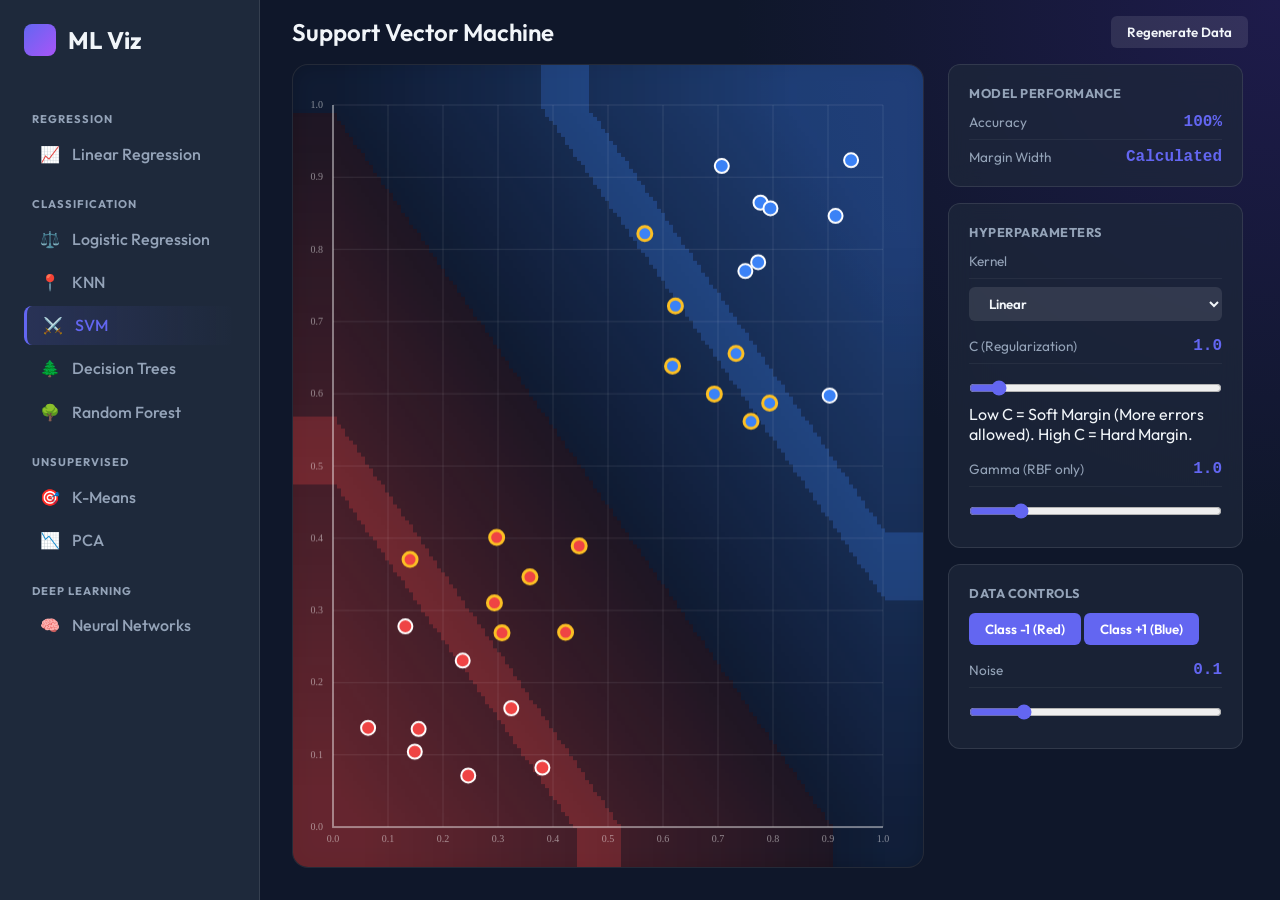
<file: pages/svm.html>
<!DOCTYPE html>
<html lang="en">

<head>
    <meta charset="UTF-8">
    <meta name="viewport" content="width=device-width, initial-scale=1.0">
    <title>SVM - ML Viz</title>
    <link href="https://fonts.googleapis.com/css2?family=Outfit:wght@300;400;500;600;700&display=swap" rel="stylesheet">
    <link rel="stylesheet" href="../style.css">
</head>

<body>
    <div class="app-container">
        <nav class="sidebar">
            <a href="../index.html" class="logo">
                <div class="logo-icon"></div>
                <h1>ML Viz</h1>
            </a>
            <div class="nav-section-label">Regression</div>
            <ul class="nav-links">
                <li><a href="linear.html"><span class="icon">📈</span> Linear Regression</a></li>
            </ul>
            <div class="nav-section-label">Classification</div>
            <ul class="nav-links">
                <li><a href="logistic.html"><span class="icon">⚖️</span> Logistic Regression</a></li>
                <li><a href="knn.html"><span class="icon">📍</span> KNN</a></li>
                <li><a href="svm.html" class="active"><span class="icon">⚔️</span> SVM</a></li>
                <li><a href="decision_tree.html"><span class="icon">🌲</span> Decision Trees</a></li>
                <li><a href="random_forest.html"><span class="icon">🌳</span> Random Forest</a></li>
            </ul>
            <div class="nav-section-label">Unsupervised</div>
            <ul class="nav-links">
                <li><a href="kmeans.html"><span class="icon">🎯</span> K-Means</a></li>
                <li><a href="pca.html"><span class="icon">📉</span> PCA</a></li>
            </ul>
            <div class="nav-section-label">Deep Learning</div>
            <ul class="nav-links">
                <li><a href="neural_net.html"><span class="icon">🧠</span> Neural Networks</a></li>
            </ul>
        </nav>

        <main class="content-area">
            <header class="top-bar">
                <h2>Support Vector Machine</h2>
                <div class="controls">
                    <button id="regen-data-btn" class="btn secondary">Regenerate Data</button>
                </div>
            </header>

            <div class="visualization-container">
                <div class="canvas-wrapper">
                    <canvas id="main-canvas"></canvas>
                    <div class="overlay-instruction">Click to add points. Toggle class below.</div>
                </div>

                <aside class="stats-panel">
                    <div class="card">
                        <h3>Model Performance</h3>
                        <div class="stat-row">
                            <span class="label">Accuracy</span>
                            <span class="value" id="acc-display">0%</span>
                        </div>
                        <div class="stat-row">
                            <span class="label">Margin Width</span>
                            <span class="value small" id="margin-display">--</span>
                        </div>
                    </div>

                    <div class="card control-card">
                        <h3>Hyperparameters</h3>
                        <div class="stat-row">
                            <span class="label">Kernel</span>
                        </div>
                        <select id="kernel-select" class="btn secondary" style="width: 100%; text-align: left;">
                            <option value="linear">Linear</option>
                            <option value="rbf">RBF (Radial Basis)</option>
                            <option value="poly">Polynomial (Deg 2)</option>
                        </select>

                        <div class="stat-row" style="margin-top: 1rem;">
                            <span class="label">C (Regularization)</span>
                            <span class="value" id="c-display">1.0</span>
                        </div>
                        <input type="range" id="c-slider" min="0.1" max="10" step="0.1" value="1">
                        <p class="hint">Low C = Soft Margin (More errors allowed). High C = Hard Margin.</p>

                        <div class="stat-row" style="margin-top: 1rem;">
                            <span class="label">Gamma (RBF only)</span>
                            <span class="value" id="gamma-display">1.0</span>
                        </div>
                        <input type="range" id="gamma-slider" min="0.1" max="5" step="0.1" value="1">
                    </div>

                    <div class="card control-card">
                        <h3>Data Controls</h3>
                        <div class="class-selector">
                            <button class="btn class-btn active" data-class="0" style="--btn-color: #ef4444;">Class -1
                                (Red)</button>
                            <button class="btn class-btn" data-class="1" style="--btn-color: #3b82f6;">Class +1
                                (Blue)</button>
                        </div>
                        <div class="stat-row" style="margin-top: 1rem;">
                            <span class="label">Noise</span>
                            <span class="value" id="noise-display">0.1</span>
                        </div>
                        <input type="range" id="noise-slider" min="0" max="0.5" step="0.05" value="0.1">
                    </div>
                </aside>
            </div>
        </main>
    </div>
    <script src="../js/utils.js"></script>
    <script src="../js/svm.js"></script>
</body>

</html>
</file>
<file: style.css>
:root {
    --bg-color: #0f172a;
    --sidebar-bg: #1e293b;
    --card-bg: #1e293b;
    --text-primary: #f1f5f9;
    --text-secondary: #94a3b8;
    --accent-color: #6366f1;
    --accent-hover: #4f46e5;
    --glass-bg: rgba(30, 41, 59, 0.7);
    --glass-border: rgba(255, 255, 255, 0.1);
    --danger: #ef4444;
    --success: #22c55e;
    --font-family: 'Outfit', sans-serif;
}

* {
    margin: 0;
    padding: 0;
    box-sizing: border-box;
}

body {
    font-family: var(--font-family);
    background-color: var(--bg-color);
    color: var(--text-primary);
    height: 100vh;
    overflow: hidden;
}

/* Layouts */
.app-container {
    display: flex;
    height: 100%;
}

.home-container {
    height: 100%;
    overflow-y: auto;
    padding: 2rem;
    background: radial-gradient(circle at top center, #1e1b4b 0%, var(--bg-color) 60%);
}

/* Sidebar */
.sidebar {
    width: 260px;
    background-color: var(--sidebar-bg);
    border-right: 1px solid var(--glass-border);
    display: flex;
    flex-direction: column;
    padding: 1.5rem;
    flex-shrink: 0;
}

.logo {
    display: flex;
    align-items: center;
    gap: 0.75rem;
    margin-bottom: 2rem;
    text-decoration: none;
    color: var(--text-primary);
}

.logo-icon {
    width: 32px;
    height: 32px;
    background: linear-gradient(135deg, var(--accent-color), #a855f7);
    border-radius: 8px;
}

.logo h1 {
    font-size: 1.5rem;
    font-weight: 700;
}

.nav-links {
    list-style: none;
    display: flex;
    flex-direction: column;
    gap: 0.25rem;
    overflow-y: auto;
}

.nav-links li a {
    padding: 0.6rem 1rem;
    border-radius: 8px;
    display: flex;
    align-items: center;
    gap: 0.75rem;
    color: var(--text-secondary);
    text-decoration: none;
    font-weight: 500;
    transition: all 0.2s;
}

.nav-links li a:hover {
    background-color: rgba(255, 255, 255, 0.05);
    color: var(--text-primary);
}

.nav-links li a.active {
    background: linear-gradient(90deg, rgba(99, 102, 241, 0.15), transparent);
    color: var(--accent-color);
    border-left: 3px solid var(--accent-color);
}

.nav-section-label {
    font-size: 0.7rem;
    text-transform: uppercase;
    letter-spacing: 1px;
    color: var(--text-secondary);
    margin: 1.5rem 0 0.5rem 0.5rem;
    font-weight: 700;
}

/* Main Content Area */
.content-area {
    flex: 1;
    display: flex;
    flex-direction: column;
    position: relative;
    background: radial-gradient(circle at top right, #1e1b4b 0%, transparent 40%);
}

.top-bar {
    padding: 1rem 2rem;
    display: flex;
    justify-content: space-between;
    align-items: center;
}

.top-bar h2 {
    font-size: 1.5rem;
    font-weight: 600;
}

.visualization-container {
    flex: 1;
    display: flex;
    padding: 0 2rem 2rem 2rem;
    gap: 1.5rem;
    overflow: hidden;
}

.canvas-wrapper {
    flex: 1;
    background-color: rgba(0, 0, 0, 0.2);
    border-radius: 16px;
    border: 1px solid var(--glass-border);
    position: relative;
    overflow: hidden;
    cursor: crosshair;
    box-shadow: inset 0 0 20px rgba(0, 0, 0, 0.3);
}

canvas {
    display: block;
    width: 100%;
    height: 100%;
}

/* Stats Panel */
.stats-panel {
    width: 300px;
    display: flex;
    flex-direction: column;
    gap: 1rem;
    overflow-y: auto;
    padding-right: 5px;
}

.card {
    padding: 1.25rem;
    border-radius: 12px;
    background: var(--glass-bg);
    backdrop-filter: blur(12px);
    border: 1px solid var(--glass-border);
}

.card h3 {
    font-size: 0.8rem;
    margin-bottom: 0.75rem;
    color: var(--text-secondary);
    text-transform: uppercase;
    letter-spacing: 0.5px;
}

.stat-row {
    display: flex;
    justify-content: space-between;
    align-items: center;
    margin-bottom: 0.5rem;
    padding-bottom: 0.5rem;
    border-bottom: 1px solid rgba(255, 255, 255, 0.05);
}

.stat-row:last-child {
    border-bottom: none;
    margin: 0;
    padding: 0;
}

.stat-row .label {
    font-size: 0.85rem;
    color: var(--text-secondary);
}

.stat-row .value {
    font-family: 'Courier New', monospace;
    font-weight: 700;
    color: var(--accent-color);
}

/* Controls */
.btn {
    padding: 0.5rem 1rem;
    border-radius: 6px;
    border: none;
    cursor: pointer;
    font-family: var(--font-family);
    font-weight: 600;
    transition: all 0.2s;
    background-color: var(--accent-color);
    color: white;
}

.btn:hover {
    background-color: var(--accent-hover);
}

.btn.secondary {
    background-color: rgba(255, 255, 255, 0.1);
    color: var(--text-primary);
}

.btn.secondary:hover {
    background-color: rgba(255, 255, 255, 0.2);
}

input[type=range] {
    width: 100%;
    margin: 0.5rem 0;
    accent-color: var(--accent-color);
}

.slider-labels {
    display: flex;
    justify-content: space-between;
    font-size: 0.75rem;
    color: var(--text-secondary);
}

/* Home Page Grid */
.hero-section {
    text-align: center;
    margin-bottom: 3rem;
}

.hero-section h1 {
    font-size: 3rem;
    margin-bottom: 1rem;
    background: linear-gradient(to right, #fff, #94a3b8);
    -webkit-background-clip: text;
    -webkit-text-fill-color: transparent;
}

.hero-section p {
    color: var(--text-secondary);
    max-width: 600px;
    margin: 0 auto;
    font-size: 1.1rem;
}

.algo-grid {
    display: grid;
    grid-template-columns: repeat(auto-fill, minmax(280px, 1fr));
    gap: 1.5rem;
    max-width: 1200px;
    margin: 0 auto;
}

.algo-card {
    background: var(--card-bg);
    border: 1px solid var(--glass-border);
    border-radius: 16px;
    padding: 1.5rem;
    text-decoration: none;
    transition: transform 0.2s, border-color 0.2s;
    display: flex;
    flex-direction: column;
    gap: 1rem;
}

.algo-card:hover {
    transform: translateY(-5px);
    border-color: var(--accent-color);
}

.card-icon {
    font-size: 2rem;
    background: rgba(99, 102, 241, 0.1);
    width: 50px;
    height: 50px;
    display: flex;
    align-items: center;
    justify-content: center;
    border-radius: 12px;
}

.card-content h3 {
    color: var(--text-primary);
    font-size: 1.2rem;
    margin-bottom: 0.5rem;
}

.card-content p {
    color: var(--text-secondary);
    font-size: 0.9rem;
    line-height: 1.5;
}

.tag {
    font-size: 0.7rem;
    padding: 0.2rem 0.5rem;
    border-radius: 4px;
    background: rgba(255, 255, 255, 0.1);
    color: var(--text-secondary);
    display: inline-block;
    margin-top: auto;
    align-self: flex-start;
}
</file>
